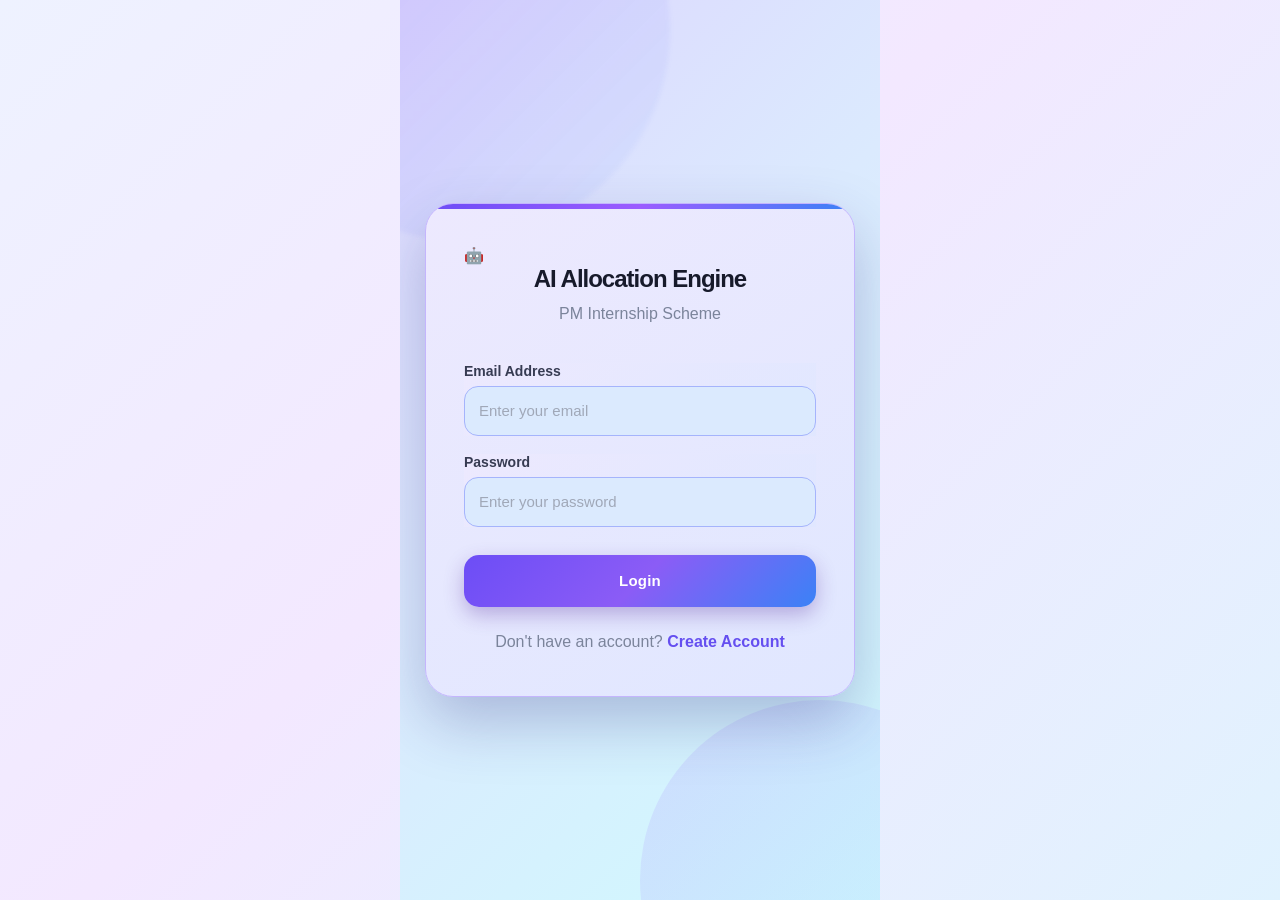
<file: index.html>
<!DOCTYPE html>
<html lang="en">

<head>
    <meta charset="UTF-8">
    <meta name="viewport" content="width=device-width, initial-scale=1.0">

    <title>Login - AI Allocation Engine</title>

    <link rel="stylesheet" href="./style.css">
</head>

<body class="auth-page">

    <div class="auth-container">

        <div class="auth-card">

            <div class="auth-logo">
                🤖
            </div>

            <h1>AI Allocation Engine</h1>

            <p class="auth-subtitle">
                PM Internship Scheme
            </p>

            <div id="loginMessage" class="message"></div>

            <form id="loginForm">

                <div class="form-group">

                    <label for="email">
                        Email Address
                    </label>

                    <input
                        type="email"
                        id="email"
                        name="email"
                        placeholder="Enter your email"
                        autocomplete="email"
                        required
                    >

                </div>

                <div class="form-group">

                    <label for="password">
                        Password
                    </label>

                    <input
                        type="password"
                        id="password"
                        name="password"
                        placeholder="Enter your password"
                        autocomplete="current-password"
                        required
                    >

                </div>

                <button
                    type="submit"
                    id="loginButton"
                    class="primary-btn">

                    Login

                </button>

            </form>

            <p class="auth-footer">

                Don't have an account?

                <a href="./register.html">
                    Create Account
                </a>

            </p>

        </div>

    </div>

    <!-- ONLY LOGIN JAVASCRIPT ON LOGIN PAGE -->
    <script src="./login.js"></script>

</body>

</html>
</file>
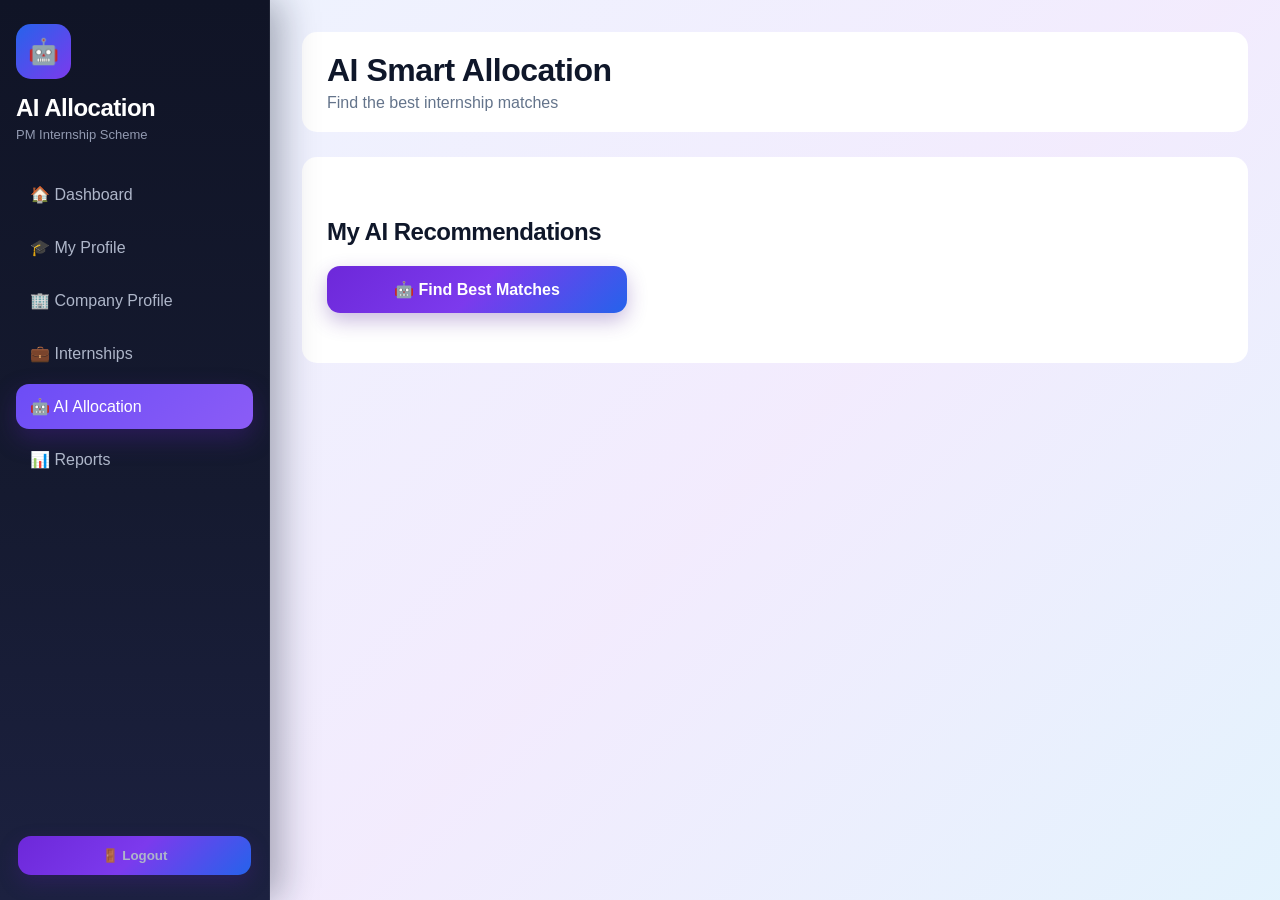
<file: allocation.html>
<!DOCTYPE html>
<html lang="en">

<head>

    <meta charset="UTF-8">

    <meta name="viewport"
          content="width=device-width, initial-scale=1.0">

    <title>AI Allocation</title>

   <link rel="stylesheet" href="./style.css">

</head>

<body>

<div class="app-layout">

    <aside class="sidebar">

        <div class="sidebar-logo">🤖</div>

        <h2>AI Allocation</h2>

        <p class="sidebar-subtitle">
            PM Internship Scheme
        </p>

        <nav>

            <a href="dashboard.html"
               class="nav-link">
                🏠 Dashboard
            </a>

            <a href="students.html"
               class="nav-link student-only">
                🎓 My Profile
            </a>

            <a href="companies.html"
               class="nav-link company-only">
                🏢 Company Profile
            </a>

            <a href="internships.html"
               class="nav-link">
                💼 Internships
            </a>

            <a href="allocation.html"
               class="nav-link active">
                🤖 AI Allocation
            </a>

            <a href="reports.html"
               class="nav-link">
                📊 Reports
            </a>

        </nav>

        <button onclick="logout()" class="logout-btn">
            🚪 Logout
        </button>

    </aside>


    <main class="main-content">

        <header class="topbar">

            <div>

                <h1>AI Smart Allocation</h1>

                <p>
                    Find the best internship matches
                </p>

            </div>

        </header>


        <section class="section-card">

            <div id="allocationMessage"
                 class="message">
            </div>


            <div id="studentAllocation">

                <h2>
                    My AI Recommendations
                </h2>

                <button
                    id="runPrediction"
                    class="primary-btn"
                    style="max-width:300px;">

                    🤖 Find Best Matches

                </button>


                <div id="recommendationList"
                     class="recommendation-list"
                     style="margin-top:25px;">

                </div>

            </div>


            <div id="companyAllocation"
                 style="display:none;">

                <h2>
                    Student Matching
                </h2>

                <p style="margin-bottom:20px;color:#64748b;">

                    Select an internship to find the most suitable
                    students.

                </p>


                <select
                    id="companyInternshipSelect"
                    class="large-select">

                    <option value="">
                        Select Internship
                    </option>

                </select>


                <div
                    id="companyMatches"
                    style="margin-top:25px;">

                </div>

            </div>

        </section>

    </main>

</div>


<script src="./common.js"></script>
<script src="./allocation.js"></script>

</body>

</html>
</file>
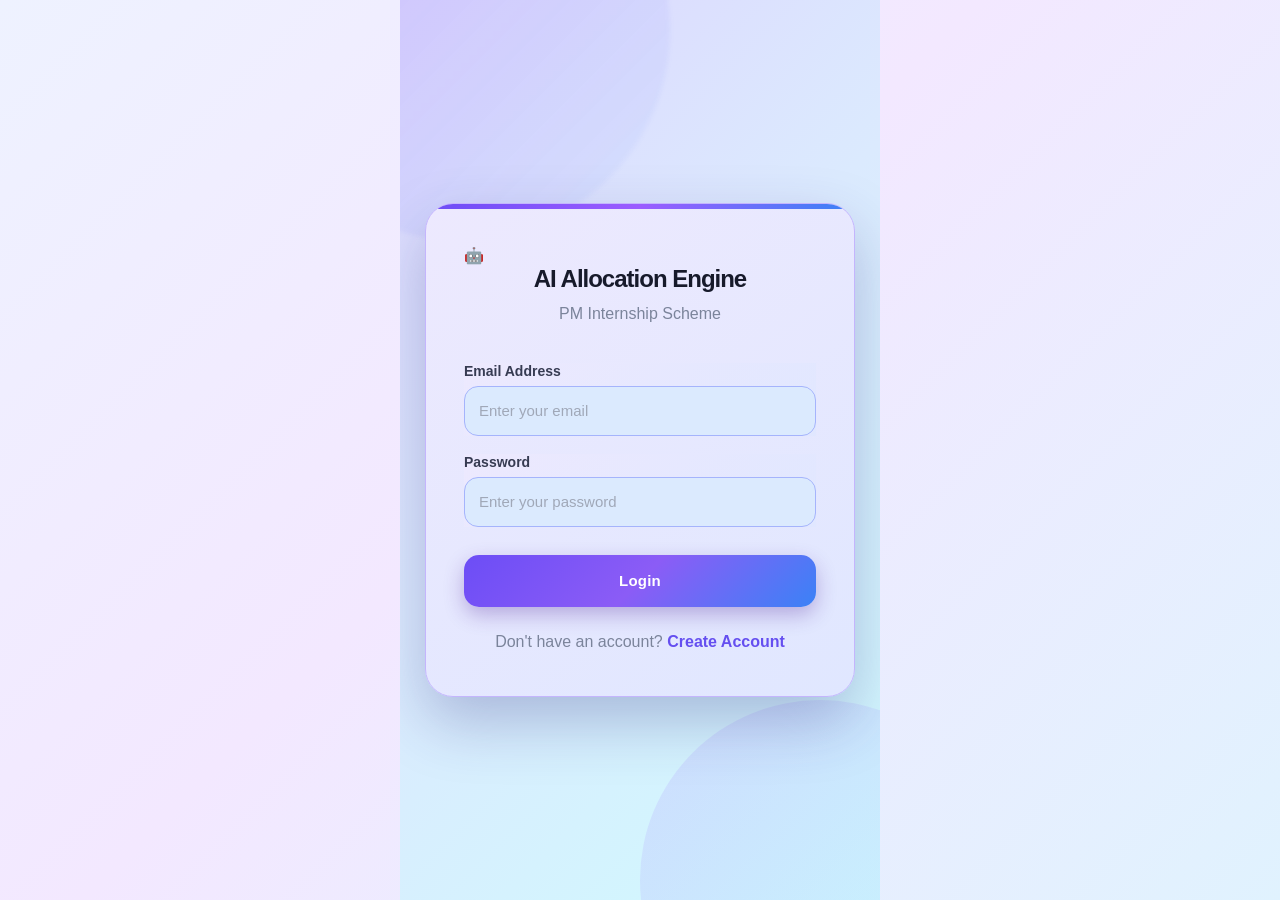
<file: companies.html>
<!DOCTYPE html>
<html lang="en">

<head>

    <meta charset="UTF-8">

    <meta name="viewport"
          content="width=device-width, initial-scale=1.0">

    <title>Company Profile</title>

   <link rel="stylesheet" href="./style.css">

</head>

<body>

<div class="app-layout">

    <aside class="sidebar">

        <div class="sidebar-logo">🤖</div>

        <h2>AI Allocation</h2>

        <p class="sidebar-subtitle">
            PM Internship Scheme
        </p>

        <nav>

            <a href="dashboard.html"
               class="nav-link">
                🏠 Dashboard
            </a>

            <a href="companies.html"
               class="nav-link active">
                🏢 Company Profile
            </a>

            <a href="internships.html"
               class="nav-link">
                💼 Internships
            </a>

            <a href="allocation.html"
               class="nav-link">
                🤖 AI Allocation
            </a>

            <a href="reports.html"
               class="nav-link">
                📊 Reports
            </a>

        </nav>

        <button onclick="logout()" class="logout-btn">
            🚪 Logout
        </button>

    </aside>


    <main class="main-content">

        <header class="topbar">

            <div>

                <h1>Company Profile</h1>

                <p>
                    Enter your company information
                </p>

            </div>

        </header>


        <section class="section-card">

            <h2>Company Information</h2>

            <div id="companyMessage"
                 class="message">
            </div>


            <form id="companyForm">

                <div class="form-grid">


                    <div class="form-group">

                        <label>
                            Company Name
                        </label>

                        <input
                            type="text"
                            id="companyName"
                            required
                        >

                    </div>


                    <div class="form-group">

                        <label>
                            Email
                        </label>

                        <input
                            type="email"
                            id="companyEmail"
                            readonly
                        >

                    </div>


                    <div class="form-group">

                        <label>
                            Industry
                        </label>

                        <input
                            type="text"
                            id="industry"
                            placeholder="IT / Finance / Healthcare"
                            required
                        >

                    </div>


                    <div class="form-group">

                        <label>
                            Location
                        </label>

                        <input
                            type="text"
                            id="companyLocation"
                            required
                        >

                    </div>


                    <div class="form-group">

                        <label>
                            Company Size
                        </label>

                        <select
                            id="companySize"
                            required>

                            <option value="">
                                Select
                            </option>

                            <option value="small">
                                Small
                            </option>

                            <option value="medium">
                                Medium
                            </option>

                            <option value="large">
                                Large
                            </option>

                        </select>

                    </div>


                    <div class="form-group">

                        <label>
                            Website
                        </label>

                        <input
                            type="text"
                            id="website"
                            placeholder="https://example.com"
                        >

                    </div>

                </div>


                <button
                    type="submit"
                    class="primary-btn">

                    Save Company Profile

                </button>

            </form>

        </section>

    </main>

</div>


<script src="./common.js"></script>
<script src="./companies.js"></script>

</body>

</html>
</file>
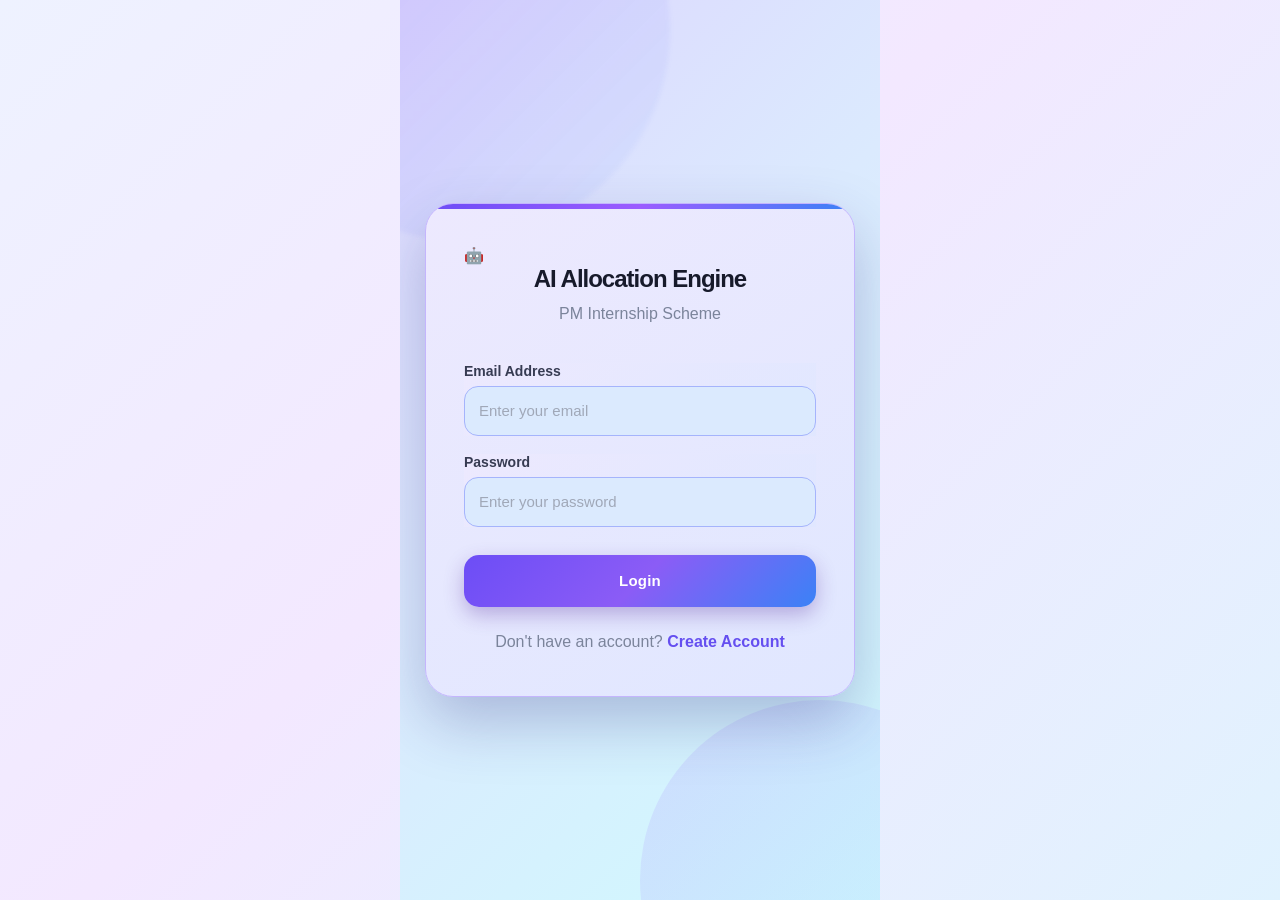
<file: dashboard.html>
<!DOCTYPE html>
<html lang="en">

<head>
    <meta charset="UTF-8">
    <meta name="viewport" content="width=device-width, initial-scale=1.0">

    <title>Dashboard - AI Smart Allocation Engine</title>

    <link rel="stylesheet" href="./style.css">
</head>

<body>

<div class="app-layout">

    <!-- SIDEBAR -->

    <aside class="sidebar">

        <div class="sidebar-logo">
            🤖
        </div>

        <h2>AI Allocation</h2>

        <p class="sidebar-subtitle">
            PM Internship Scheme
        </p>


        <nav>

            <a href="dashboard.html" class="nav-link active">
                🏠 Dashboard
            </a>

            <a href="students.html"
               class="nav-link student-only">
                🎓 My Profile
            </a>

            <a href="internships.html"
               class="nav-link">
                💼 Internships
            </a>

            <a href="companies.html"
               class="nav-link company-only">
                🏢 Company Profile
            </a>

            <a href="allocation.html"
               class="nav-link">
                🤖 AI Allocation
            </a>

            <a href="reports.html"
               class="nav-link">
                📊 Reports
            </a>

        </nav>


        <button onclick="logout()" class="logout-btn">
            🚪 Logout
        </button>

    </aside>


    <!-- MAIN -->

    <main class="main-content">

        <header class="topbar">

            <div>
                <h1>Dashboard</h1>
                <p>AI-Based Smart Allocation Engine</p>
            </div>

            <div class="user-info">

                <div class="user-avatar">
                    👤
                </div>

                <div>
                    <strong id="userName"></strong>
                    <small id="userRole"></small>
                </div>

            </div>

        </header>


        <!-- WELCOME -->

        <section class="welcome-card">

            <div>

                <h2>
                    Welcome, <span id="welcomeName"></span> 👋
                </h2>

                <p id="welcomeText">
                    Manage your internship allocation easily
                    using AI-powered matching.
                </p>

            </div>

        </section>


        <!-- STATISTICS -->

        <section class="stats-grid">

            <div class="stat-card">

                <div class="stat-icon">
                    🎓
                </div>

                <div>

                    <h3 id="studentCount">
                        0
                    </h3>

                    <p>Students</p>

                </div>

            </div>


            <div class="stat-card">

                <div class="stat-icon">
                    🏢
                </div>

                <div>

                    <h3 id="companyCount">
                        0
                    </h3>

                    <p>Companies</p>

                </div>

            </div>


            <div class="stat-card">

                <div class="stat-icon">
                    💼
                </div>

                <div>

                    <h3 id="internshipCount">
                        0
                    </h3>

                    <p>Internships</p>

                </div>

            </div>


            <div class="stat-card">

                <div class="stat-icon">
                    🤖
                </div>

                <div>

                    <h3 id="allocationCount">
                        0
                    </h3>

                    <p>Allocations</p>

                </div>

            </div>

        </section>


        <!-- QUICK ACTIONS -->

        <section class="section-card">

            <h2>Quick Actions</h2>

            <div class="quick-actions">

                <a href="students.html"
                   class="action-card student-only">

                    <span>🎓</span>

                    <div>
                        <h3>Student Profile</h3>
                        <p>Add or update your academic details.</p>
                    </div>

                </a>


                <a href="companies.html"
                   class="action-card company-only">

                    <span>🏢</span>

                    <div>
                        <h3>Company Profile</h3>
                        <p>Add your company details.</p>
                    </div>

                </a>


                <a href="internships.html"
                   class="action-card">

                    <span>💼</span>

                    <div>
                        <h3>Internships</h3>
                        <p>View or add internship opportunities.</p>
                    </div>

                </a>


                <a href="allocation.html"
                   class="action-card">

                    <span>🤖</span>

                    <div>
                        <h3>AI Allocation</h3>
                        <p>Find the best internship matches.</p>
                    </div>

                </a>


                <a href="reports.html"
                   class="action-card">

                    <span>📊</span>

                    <div>
                        <h3>Reports</h3>
                        <p>View allocation results.</p>
                    </div>

                </a>

            </div>

        </section>

    </main>

</div>


<script src="./common.js"></script>

<script>

document.addEventListener("DOMContentLoaded", function () {

    if (!checkLogin()) {
        return;
    }

    const user = getCurrentUser();

    if (!user) {
        return;
    }

    document.getElementById("userName").textContent =
        user.name;

    document.getElementById("welcomeName").textContent =
        user.name;

    document.getElementById("userRole").textContent =
        user.role.toUpperCase();


    /* ROLE CONTROL */

    if (user.role === "student") {

        document.querySelectorAll(".company-only")
            .forEach(function (element) {
                element.style.display = "none";
            });

        document.getElementById("welcomeText").textContent =
            "Build your profile, explore internships and get AI-powered internship recommendations.";

    }


    if (user.role === "company") {

        document.querySelectorAll(".student-only")
            .forEach(function (element) {
                element.style.display = "none";
            });

        document.getElementById("welcomeText").textContent =
            "Manage your company, publish internships and find suitable student candidates.";

    }


    /* COUNTS */

    document.getElementById("studentCount").textContent =
        getStudents().length;

    document.getElementById("companyCount").textContent =
        getCompanies().length;

    document.getElementById("internshipCount").textContent =
        getInternships().length;

    document.getElementById("allocationCount").textContent =
        getAllocations().length;

});

</script>

</body>
</html>
</file>
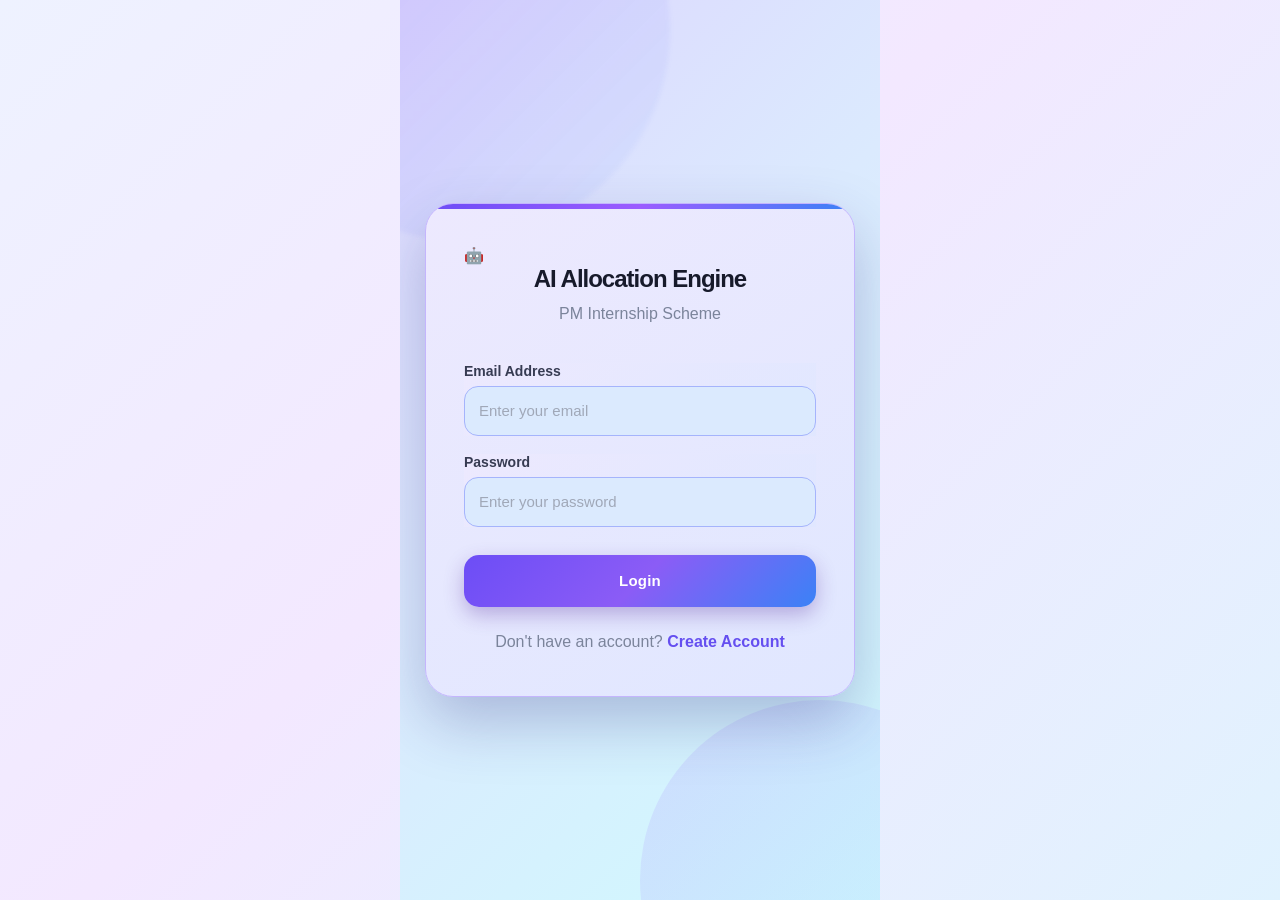
<file: internships.html>
<!DOCTYPE html>
<html lang="en">

<head>

    <meta charset="UTF-8">

    <meta name="viewport"
          content="width=device-width, initial-scale=1.0">

    <title>Internships</title>

   <link rel="stylesheet" href="./style.css">

</head>

<body>

<div class="app-layout">

    <aside class="sidebar">

        <div class="sidebar-logo">🤖</div>

        <h2>AI Allocation</h2>

        <p class="sidebar-subtitle">
            PM Internship Scheme
        </p>

        <nav>

            <a href="dashboard.html"
               class="nav-link">
                🏠 Dashboard
            </a>

            <a href="students.html"
               class="nav-link student-only">
                🎓 My Profile
            </a>

            <a href="companies.html"
               class="nav-link company-only">
                🏢 Company Profile
            </a>

            <a href="internships.html"
               class="nav-link active">
                💼 Internships
            </a>

            <a href="allocation.html"
               class="nav-link">
                🤖 AI Allocation
            </a>

            <a href="reports.html"
               class="nav-link">
                📊 Reports
            </a>

        </nav>

        <button onclick="logout()" class="logout-btn">
            🚪 Logout
        </button>

    </aside>


    <main class="main-content">

        <header class="topbar">

            <div>

                <h1>Internships</h1>

                <p>
                    Explore and manage internship opportunities
                </p>

            </div>

        </header>


        <!-- COMPANY FORM -->

        <section
            id="internshipFormSection"
            class="section-card"
            style="display:none;">

            <h2>Add Internship</h2>

            <div id="internshipMessage"
                 class="message">
            </div>


            <form id="internshipForm">

                <div class="form-grid">


                    <div class="form-group">

                        <label>
                            Internship Title
                        </label>

                        <input
                            type="text"
                            id="internshipTitle"
                            placeholder="Python Developer Intern"
                            required
                        >

                    </div>


                    <div class="form-group">

                        <label>
                            Domain
                        </label>

                        <input
                            type="text"
                            id="internshipDomain"
                            placeholder="Python / AI / Web Development"
                            required
                        >

                    </div>


                    <div class="form-group">

                        <label>
                            Required Skills
                        </label>

                        <input
                            type="text"
                            id="requiredSkills"
                            placeholder="Python, SQL, ML"
                            required
                        >

                    </div>


                    <div class="form-group">

                        <label>
                            Location
                        </label>

                        <input
                            type="text"
                            id="internshipLocation"
                            required
                        >

                    </div>


                    <div class="form-group">

                        <label>
                            Duration
                        </label>

                        <input
                            type="text"
                            id="duration"
                            placeholder="3 Months"
                            required
                        >

                    </div>


                    <div class="form-group">

                        <label>
                            Stipend
                        </label>

                        <input
                            type="number"
                            id="stipend"
                            placeholder="10000"
                            required
                        >

                    </div>


                    <div class="form-group">

                        <label>
                            Minimum CGPA
                        </label>

                        <input
                            type="number"
                            id="minimumCgpa"
                            min="0"
                            max="10"
                            step="0.1"
                            value="0"
                            required
                        >

                    </div>

                </div>


                <button
                    type="submit"
                    class="primary-btn">

                    Add Internship

                </button>

            </form>

        </section>


        <!-- INTERNSHIPS -->

        <section class="section-card"
                 style="margin-top:25px;">

            <h2>Available Internships</h2>

            <div id="internshipList"
                 class="internship-list">

            </div>

        </section>

    </main>

</div>


<script src="./common.js"></script>
<script src="./internships.js"></script>

</body>

</html>
</file>
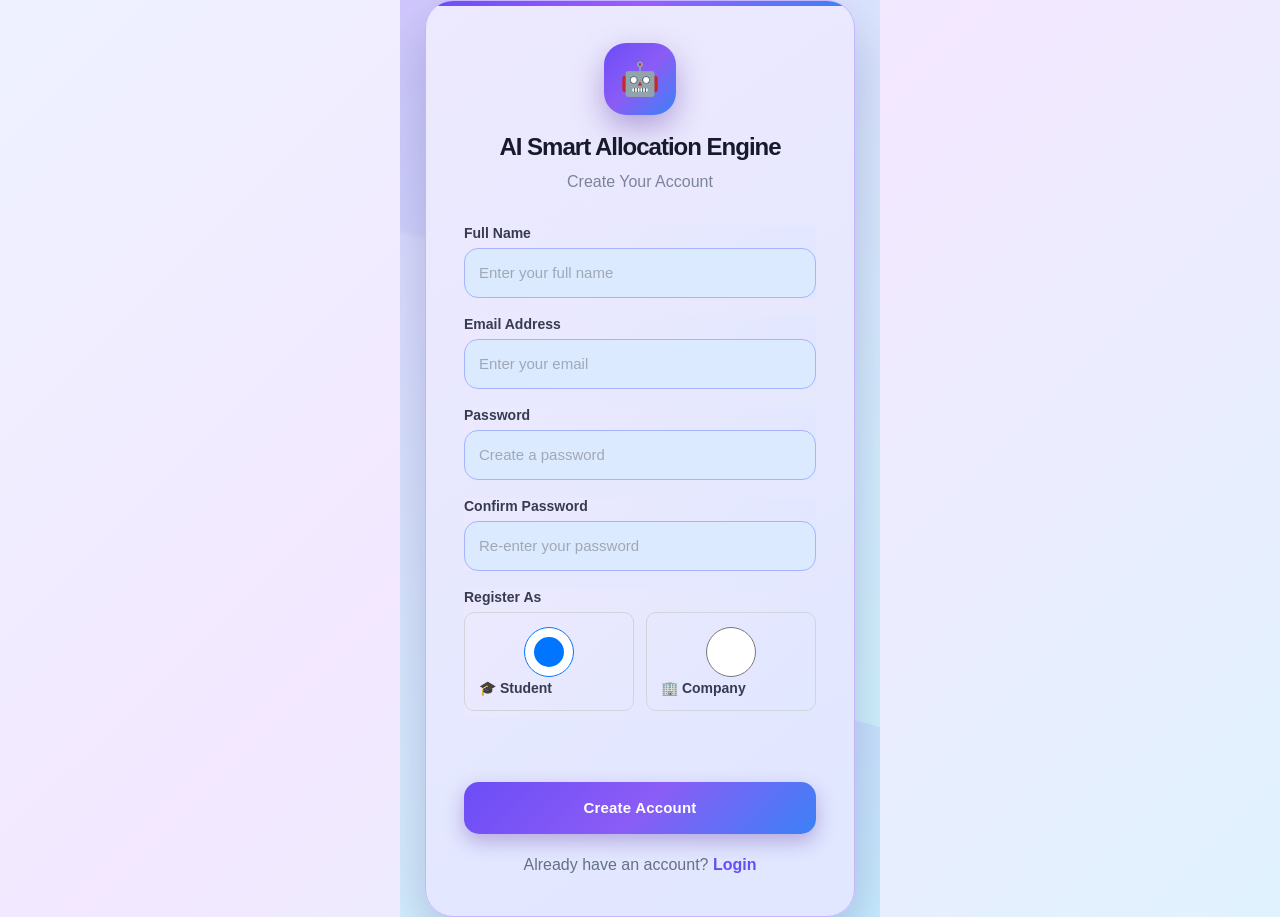
<file: register.html>
<!DOCTYPE html>
<html lang="en">

<head>

    <meta charset="UTF-8">

    <meta name="viewport"
          content="width=device-width, initial-scale=1.0">

    <title>Create Account - AI Smart Allocation Engine</title>

    <link rel="stylesheet" href="./style.css">

</head>


<body>

<div class="auth-container">

    <div class="auth-card">

        <div class="logo">
            🤖
        </div>

        <h1>AI Smart Allocation Engine</h1>

        <p class="subtitle">
            Create Your Account
        </p>


        <form id="registerForm">


            <!-- NAME -->

            <div class="form-group">

                <label for="registerName">
                    Full Name
                </label>

                <input
                    type="text"
                    id="registerName"
                    placeholder="Enter your full name"
                    required
                >

            </div>


            <!-- EMAIL -->

            <div class="form-group">

                <label for="registerEmail">
                    Email Address
                </label>

                <input
                    type="email"
                    id="registerEmail"
                    placeholder="Enter your email"
                    required
                >

            </div>


            <!-- PASSWORD -->

            <div class="form-group">

                <label for="registerPassword">
                    Password
                </label>

                <input
                    type="password"
                    id="registerPassword"
                    placeholder="Create a password"
                    required
                >

            </div>


            <!-- CONFIRM PASSWORD -->

            <div class="form-group">

                <label for="confirmPassword">
                    Confirm Password
                </label>

                <input
                    type="password"
                    id="confirmPassword"
                    placeholder="Re-enter your password"
                    required
                >

            </div>


            <!-- ROLE -->

            <div class="form-group">

                <label>
                    Register As
                </label>


                <div class="role-options">

                    <label class="role-option">

                        <input
                            type="radio"
                            name="role"
                            value="student"
                            checked
                        >

                        <span>
                            🎓 Student
                        </span>

                    </label>


                    <label class="role-option">

                        <input
                            type="radio"
                            name="role"
                            value="company"
                        >

                        <span>
                            🏢 Company
                        </span>

                    </label>

                </div>

            </div>


            <div id="registerMessage"
                 class="message">
            </div>


            <button
                type="submit"
                class="primary-btn">

                Create Account

            </button>


        </form>


        <div class="auth-footer">

            <p>

                Already have an account?

                <a href="index.html">
                    Login
                </a>

            </p>

        </div>

    </div>

</div>


<script src="./common.js"></script>
<script src="./register.js"></script>

</body>

</html>
</file>
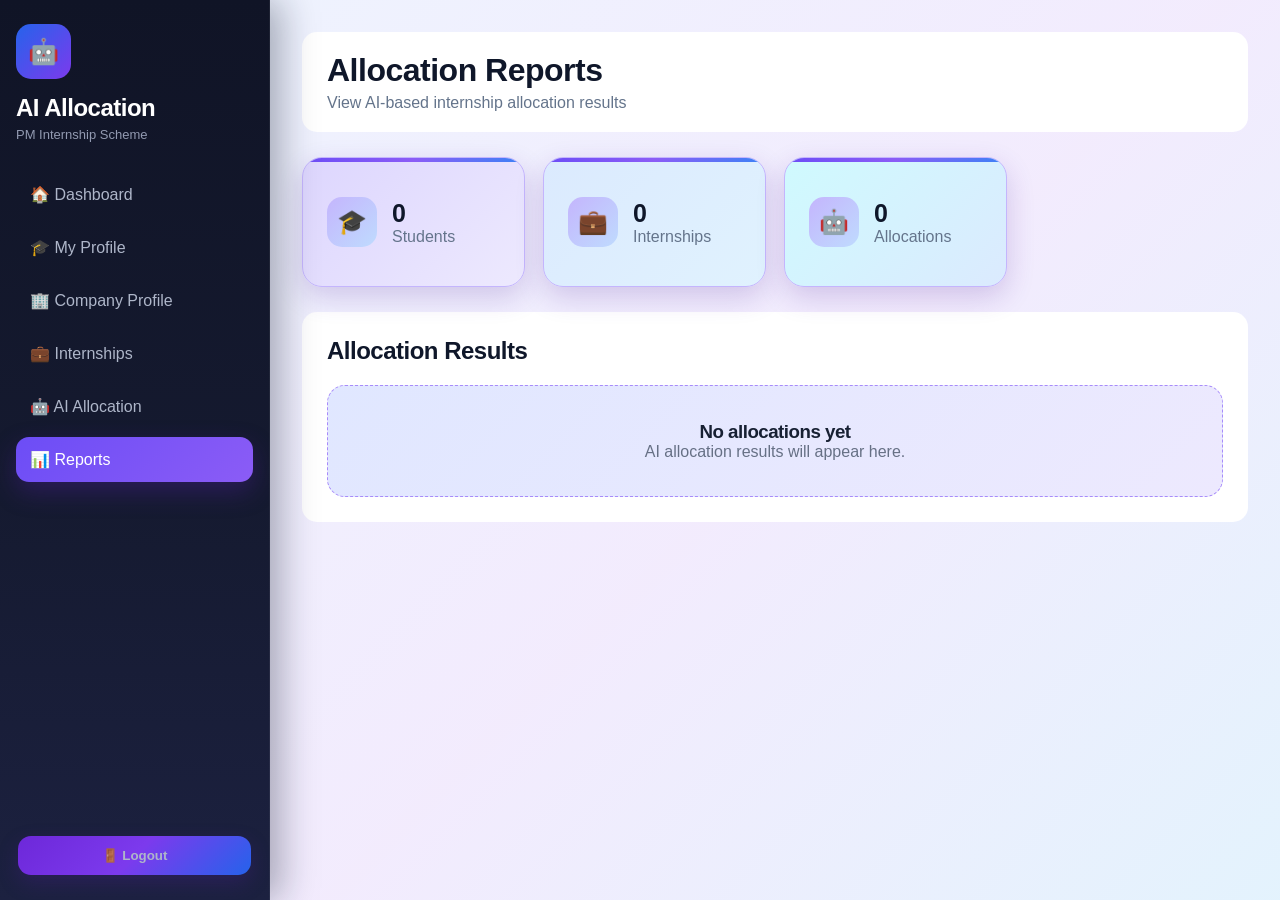
<file: reports.html>
<!DOCTYPE html>
<html lang="en">

<head>

    <meta charset="UTF-8">

    <meta name="viewport"
          content="width=device-width, initial-scale=1.0">

    <title>Reports</title>

    <link rel="stylesheet" href="./style.css">

</head>

<body>

<div class="app-layout">

    <aside class="sidebar">

        <div class="sidebar-logo">🤖</div>

        <h2>AI Allocation</h2>

        <p class="sidebar-subtitle">
            PM Internship Scheme
        </p>

        <nav>

            <a href="dashboard.html"
               class="nav-link">
                🏠 Dashboard
            </a>

            <a href="students.html"
               class="nav-link student-only">
                🎓 My Profile
            </a>

            <a href="companies.html"
               class="nav-link company-only">
                🏢 Company Profile
            </a>

            <a href="internships.html"
               class="nav-link">
                💼 Internships
            </a>

            <a href="allocation.html"
               class="nav-link">
                🤖 AI Allocation
            </a>

            <a href="reports.html"
               class="nav-link active">
                📊 Reports
            </a>

        </nav>

        <button onclick="logout()" class="logout-btn">
            🚪 Logout
        </button>

    </aside>


    <main class="main-content">

        <header class="topbar">

            <div>

                <h1>Allocation Reports</h1>

                <p>
                    View AI-based internship allocation results
                </p>

            </div>

        </header>


        <section class="stats-grid">

            <div class="stat-card">

                <div class="stat-icon">
                    🎓
                </div>

                <div>

                    <h3 id="reportStudents">
                        0
                    </h3>

                    <p>Students</p>

                </div>

            </div>


            <div class="stat-card">

                <div class="stat-icon">
                    💼
                </div>

                <div>

                    <h3 id="reportInternships">
                        0
                    </h3>

                    <p>Internships</p>

                </div>

            </div>


            <div class="stat-card">

                <div class="stat-icon">
                    🤖
                </div>

                <div>

                    <h3 id="reportAllocations">
                        0
                    </h3>

                    <p>Allocations</p>

                </div>

            </div>

        </section>


        <section class="section-card">

            <h2>Allocation Results</h2>

            <div id="reportTableContainer">

            </div>

        </section>

    </main>

</div>


<script src="./common.js"></script>
<script src="./reports.js"></script>

</body>

</html>
</file>
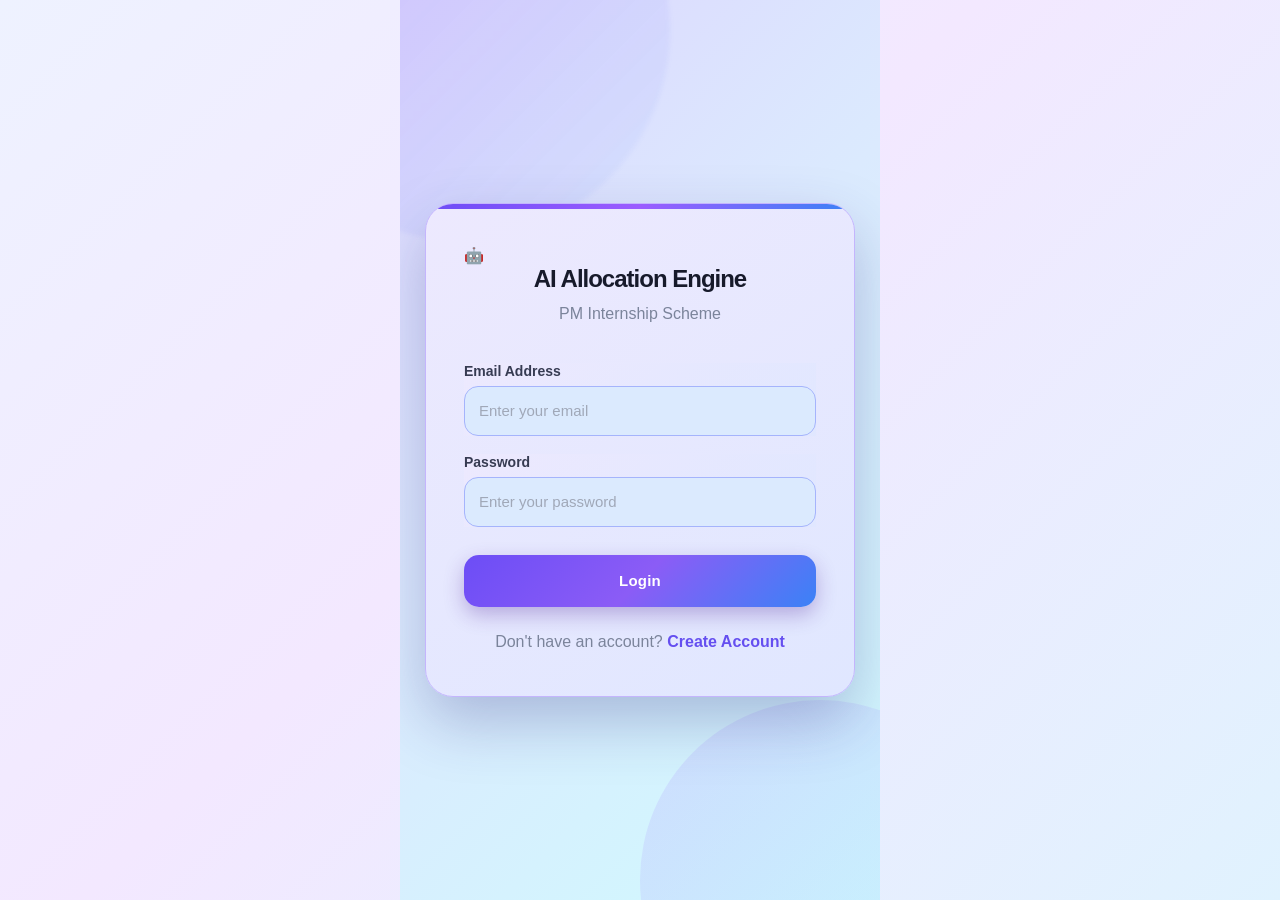
<file: students.html>
<!DOCTYPE html>
<html lang="en">

<head>

    <meta charset="UTF-8">

    <meta name="viewport"
          content="width=device-width, initial-scale=1.0">

    <title>Student Profile</title>

   <link rel="stylesheet" href="./style.css">

</head>

<body>

<div class="app-layout">

    <aside class="sidebar">

        <div class="sidebar-logo">🤖</div>

        <h2>AI Allocation</h2>

        <p class="sidebar-subtitle">
            PM Internship Scheme
        </p>

        <nav>

            <a href="dashboard.html" class="nav-link">
                🏠 Dashboard
            </a>

            <a href="students.html"
               class="nav-link active">
                🎓 My Profile
            </a>

            <a href="internships.html"
               class="nav-link">
                💼 Internships
            </a>

            <a href="allocation.html"
               class="nav-link">
                🤖 AI Allocation
            </a>

            <a href="reports.html"
               class="nav-link">
                📊 Reports
            </a>

        </nav>

        <button onclick="logout()" class="logout-btn">
            🚪 Logout
        </button>

    </aside>


    <main class="main-content">

        <header class="topbar">

            <div>
                <h1>Student Profile</h1>
                <p>Enter your academic and skill details</p>
            </div>

        </header>


        <section class="section-card">

            <h2>Student Information</h2>

            <div id="studentMessage"
                 class="message">
            </div>


            <form id="studentForm">


                <div class="form-grid">

                    <div class="form-group">

                        <label>Student Name</label>

                        <input
                            type="text"
                            id="studentName"
                            required
                        >

                    </div>


                    <div class="form-group">

                        <label>Email</label>

                        <input
                            type="email"
                            id="studentEmail"
                            readonly
                        >

                    </div>


                    <div class="form-group">

                        <label>Department</label>

                        <input
                            type="text"
                            id="department"
                            placeholder="Example: CSE"
                            required
                        >

                    </div>


                    <div class="form-group">

                        <label>CGPA</label>

                        <input
                            type="number"
                            id="cgpa"
                            min="0"
                            max="10"
                            step="0.01"
                            placeholder="Example: 8.2"
                            required
                        >

                    </div>


                    <div class="form-group">

                        <label>Skills</label>

                        <input
                            type="text"
                            id="skills"
                            placeholder="Python, Java, SQL"
                            required
                        >

                    </div>


                    <div class="form-group">

                        <label>Preferred Domain</label>

                        <input
                            type="text"
                            id="domain"
                            placeholder="AI, Web Development, Data Science"
                            required
                        >

                    </div>


                    <div class="form-group">

                        <label>Location Preference</label>

                        <input
                            type="text"
                            id="location"
                            placeholder="Chennai"
                            required
                        >

                    </div>


                    <div class="form-group">

                        <label>Experience Level</label>

                        <select id="experience" required>

                            <option value="">
                                Select
                            </option>

                            <option value="beginner">
                                Beginner
                            </option>

                            <option value="intermediate">
                                Intermediate
                            </option>

                            <option value="advanced">
                                Advanced
                            </option>

                        </select>

                    </div>

                </div>


                <button
                    type="submit"
                    class="primary-btn">

                    Save Student Profile

                </button>

            </form>

        </section>

    </main>

</div>


<script src="./common.js"></script>
<script src="./students.js"></script>

</body>
</html>
</file>
<file: style.css>
/* =========================================================
   GLOBAL
========================================================= */

* {
    margin: 0;
    padding: 0;
    box-sizing: border-box;
}


body {

    font-family:
        Arial,
        Helvetica,
        sans-serif;

    min-height: 100vh;

    background:
        linear-gradient(
            135deg,
            #0f172a,
            #1e3a8a,
            #312e81
        );

    display: flex;

    align-items: center;

    justify-content: center;

    padding: 20px;

}


/* =========================================================
   AUTH CONTAINER
========================================================= */

.auth-container {

    width: 100%;

    max-width: 480px;

}


/* =========================================================
   AUTH CARD
========================================================= */

.auth-card {

    background: white;

    border-radius: 20px;

    padding: 40px;

    box-shadow:
        0 20px 60px
        rgba(0, 0, 0, 0.3);

}


/* =========================================================
   LOGO
========================================================= */

.logo {

    width: 70px;

    height: 70px;

    margin: 0 auto 20px;

    border-radius: 18px;

    background:
        linear-gradient(
            135deg,
            #2563eb,
            #7c3aed
        );

    display: flex;

    align-items: center;

    justify-content: center;

    font-size: 32px;

}


/* =========================================================
   HEADINGS
========================================================= */

.auth-card h1 {

    text-align: center;

    font-size: 24px;

    color: #111827;

    margin-bottom: 5px;

}


.subtitle {

    text-align: center;

    color: #6b7280;

    margin-bottom: 30px;

}


.auth-card h2 {

    color: #1f2937;

    margin-bottom: 20px;

}


/* =========================================================
   FORM GROUP
========================================================= */

.form-group {

    margin-bottom: 18px;

}


.form-group label {

    display: block;

    font-weight: 600;

    color: #374151;

    margin-bottom: 7px;

}


/* =========================================================
   INPUT
========================================================= */

.form-group input[type="text"],
.form-group input[type="email"],
.form-group input[type="password"] {

    width: 100%;

    padding: 13px 14px;

    border: 1px solid #d1d5db;

    border-radius: 10px;

    font-size: 15px;

    outline: none;

    transition: 0.2s;

}


.form-group input:focus {

    border-color: #2563eb;

    box-shadow:
        0 0 0 3px
        rgba(37, 99, 235, 0.12);

}


/* =========================================================
   ROLE OPTIONS
========================================================= */

.role-options {

    display: flex;

    gap: 12px;

}


.role-option {

    flex: 1;

    border: 1px solid #d1d5db;

    border-radius: 10px;

    padding: 14px;

    cursor: pointer;

    transition: 0.2s;

}


.role-option:hover {

    border-color: #2563eb;

    background: #eff6ff;

}


.role-option input {

    margin-right: 7px;

}


.role-option span {

    font-weight: 600;

}


/* =========================================================
   BUTTON
========================================================= */

.primary-btn {

    width: 100%;

    border: none;

    border-radius: 10px;

    padding: 14px;

    background:
        linear-gradient(
            135deg,
            #2563eb,
            #7c3aed
        );

    color: white;

    font-size: 16px;

    font-weight: 700;

    cursor: pointer;

    transition: 0.2s;

}


.primary-btn:hover {

    transform: translateY(-1px);

    box-shadow:
        0 8px 20px
        rgba(37, 99, 235, 0.25);

}


/* =========================================================
   MESSAGE
========================================================= */

.message {

    min-height: 20px;

    margin-bottom: 12px;

    font-size: 14px;

    font-weight: 600;

}


.message.error {

    color: #dc2626;

}


.message.success {

    color: #16a34a;

}


/* =========================================================
   FOOTER
========================================================= */

.auth-footer {

    text-align: center;

    margin-top: 22px;

    color: #6b7280;

}


.auth-footer a {

    color: #2563eb;

    font-weight: 700;

    text-decoration: none;

}


.auth-footer a:hover {

    text-decoration: underline;

}


/* =========================================================
   MOBILE
========================================================= */

@media (max-width: 500px) {

    .auth-card {

        padding: 25px;

    }

    .role-options {

        flex-direction: column;

    }

}
/* =========================================================
   APPLICATION DASHBOARD
========================================================= */

.app-layout {
    min-height: 100vh;
    display: flex;
    background: #f1f5f9;
}


/* SIDEBAR */

.sidebar {
    width: 250px;
    min-height: 100vh;
    background: #0f172a;
    color: white;
    padding: 25px 18px;
    position: fixed;
    left: 0;
    top: 0;
    bottom: 0;
}

.sidebar-logo {
    width: 55px;
    height: 55px;
    border-radius: 15px;
    background: linear-gradient(135deg, #2563eb, #7c3aed);
    display: flex;
    align-items: center;
    justify-content: center;
    font-size: 25px;
    margin-bottom: 15px;
}

.sidebar h2 {
    margin-bottom: 5px;
}

.sidebar-subtitle {
    color: #94a3b8;
    font-size: 13px;
    margin-bottom: 30px;
}


/* NAVIGATION */

.sidebar nav {
    display: flex;
    flex-direction: column;
    gap: 8px;
}

.nav-link {
    text-decoration: none;
    color: #cbd5e1;
    padding: 13px 14px;
    border-radius: 9px;
    transition: 0.2s;
}

.nav-link:hover,
.nav-link.active {
    background: #2563eb;
    color: white;
}


/* LOGOUT */

.sidebar .logout-btn {
    position: absolute;
    left: 18px;
    right: 18px;
    bottom: 25px;
    padding: 12px;
    border: none;
    border-radius: 9px;
    background: #dc2626;
    color: white;
    font-weight: bold;
    cursor: pointer;
}


/* MAIN */

.main-content {
    margin-left: 250px;
    width: calc(100% - 250px);
    padding: 30px;
}


/* TOPBAR */

.topbar {
    background: white;
    padding: 20px 25px;
    border-radius: 15px;
    display: flex;
    justify-content: space-between;
    align-items: center;
    margin-bottom: 25px;
}

.topbar h1 {
    color: #0f172a;
    margin-bottom: 5px;
}

.topbar p {
    color: #64748b;
}


.user-info {
    display: flex;
    align-items: center;
    gap: 10px;
}

.user-info small {
    display: block;
    color: #64748b;
    margin-top: 3px;
}

.user-avatar {
    width: 45px;
    height: 45px;
    background: #dbeafe;
    border-radius: 50%;
    display: flex;
    align-items: center;
    justify-content: center;
}


/* WELCOME */

.welcome-card {
    background: linear-gradient(
        135deg,
        #2563eb,
        #7c3aed
    );
    color: white;
    padding: 30px;
    border-radius: 18px;
    margin-bottom: 25px;
}

.welcome-card h2 {
    margin-bottom: 8px;
}


/* STATISTICS */

.stats-grid {
    display: grid;
    grid-template-columns: repeat(4, 1fr);
    gap: 18px;
    margin-bottom: 25px;
}

.stat-card {
    background: white;
    border-radius: 15px;
    padding: 22px;
    display: flex;
    align-items: center;
    gap: 15px;
    box-shadow: 0 5px 15px rgba(15, 23, 42, 0.05);
}

.stat-icon {
    width: 50px;
    height: 50px;
    border-radius: 12px;
    background: #eff6ff;
    display: flex;
    align-items: center;
    justify-content: center;
    font-size: 24px;
}

.stat-card h3 {
    font-size: 25px;
    color: #0f172a;
}

.stat-card p {
    color: #64748b;
}


/* SECTION */

.section-card {
    background: white;
    border-radius: 15px;
    padding: 25px;
}

.section-card h2 {
    color: #0f172a;
    margin-bottom: 20px;
}


/* QUICK ACTIONS */

.quick-actions {
    display: grid;
    grid-template-columns: repeat(2, 1fr);
    gap: 15px;
}

.action-card {
    text-decoration: none;
    color: #0f172a;
    border: 1px solid #e2e8f0;
    border-radius: 12px;
    padding: 18px;
    display: flex;
    align-items: center;
    gap: 15px;
    transition: 0.2s;
}

.action-card:hover {
    border-color: #2563eb;
    transform: translateY(-2px);
}

.action-card > span {
    font-size: 30px;
}

.action-card h3 {
    margin-bottom: 5px;
}

.action-card p {
    color: #64748b;
    font-size: 14px;
}


/* MOBILE */

@media (max-width: 900px) {

    .sidebar {
        width: 210px;
    }

    .main-content {
        margin-left: 210px;
        width: calc(100% - 210px);
    }

    .stats-grid {
        grid-template-columns: repeat(2, 1fr);
    }
}


@media (max-width: 650px) {

    .sidebar {
        position: relative;
        width: 100%;
        min-height: auto;
    }

    .app-layout {
        display: block;
    }

    .main-content {
        margin-left: 0;
        width: 100%;
        padding: 15px;
    }

    .stats-grid {
        grid-template-columns: 1fr;
    }

    .quick-actions {
        grid-template-columns: 1fr;
    }

    .topbar {
        flex-direction: column;
        align-items: flex-start;
        gap: 15px;
    }
}
/* =========================================================
   FORMS
========================================================= */

.form-grid {
    display: grid;
    grid-template-columns: repeat(2, 1fr);
    gap: 18px;
    margin-bottom: 20px;
}

.form-group select {
    width: 100%;
    padding: 13px 14px;
    border: 1px solid #d1d5db;
    border-radius: 10px;
    font-size: 15px;
    background: white;
}

.form-group select:focus {
    outline: none;
    border-color: #2563eb;
}


@media (max-width: 700px) {

    .form-grid {
        grid-template-columns: 1fr;
    }

}
/* =========================================================
   INTERNSHIPS
========================================================= */

.internship-list {
    display: grid;
    gap: 18px;
}

.internship-card {
    border: 1px solid #e2e8f0;
    border-radius: 14px;
    padding: 20px;
    background: #fff;
}

.internship-header {
    display: flex;
    justify-content: space-between;
    align-items: flex-start;
    gap: 15px;
    margin-bottom: 18px;
}

.internship-header h3 {
    color: #0f172a;
    margin-bottom: 5px;
}

.internship-header p {
    color: #64748b;
}

.domain-badge {
    background: #dbeafe;
    color: #1d4ed8;
    padding: 7px 12px;
    border-radius: 20px;
    font-size: 13px;
    font-weight: bold;
}

.internship-details {
    display: flex;
    flex-wrap: wrap;
    gap: 10px;
    margin-bottom: 15px;
}

.internship-details span {
    background: #f8fafc;
    border: 1px solid #e2e8f0;
    padding: 8px 10px;
    border-radius: 8px;
    color: #475569;
    font-size: 13px;
}

.skills-text {
    color: #475569;
}

.empty-state {
    text-align: center;
    padding: 40px;
    border: 2px dashed #cbd5e1;
    border-radius: 12px;
    color: #64748b;
}
/* =========================================================
   TABLE
========================================================= */

.table-wrapper {
    width: 100%;
    overflow-x: auto;
}

table {
    width: 100%;
    border-collapse: collapse;
}

th,
td {
    padding: 14px;
    text-align: left;
    border-bottom: 1px solid #e2e8f0;
}

th {
    background: #f8fafc;
    color: #334155;
}

td {
    color: #475569;
}

.status-success {
    display: inline-block;
    padding: 6px 10px;
    border-radius: 15px;
    background: #dcfce7;
    color: #166534;
    font-size: 12px;
    font-weight: bold;
}
/* =========================================================
   FINAL APPLICATION LAYOUT FIX
   ========================================================= */

html,
body {
    width: 100%;
    min-height: 100%;
    margin: 0;
    padding: 0;
}

body {
    overflow-x: hidden;
}


/* MAIN APPLICATION */

.app-layout {
    width: 100%;
    min-height: 100vh;
    display: block;
    margin: 0;
    padding: 0;
}


/* FIXED SIDEBAR */

.app-layout .sidebar {
    position: fixed;
    top: 0;
    left: 0;
    bottom: 0;

    width: 270px;
    height: 100vh;

    box-sizing: border-box;

    z-index: 1000;

    overflow-y: auto;
    overflow-x: hidden;
}


/* MAIN CONTENT */

.app-layout .main-content {
    position: relative;

    margin-left: 270px;
    margin-right: 0;

    width: calc(100vw - 270px);

    min-height: 100vh;

    box-sizing: border-box;

    padding: 30px 40px;

    max-width: none !important;

    overflow-x: hidden;
}


/* TOP BAR */

.app-layout .topbar {
    width: 100%;
    max-width: none !important;
    box-sizing: border-box;
}


/* SECTION CARDS */

.app-layout .section-card {
    width: 100%;
    max-width: none !important;
    box-sizing: border-box;
}


/* WELCOME CARD */

.app-layout .welcome-card {
    width: 100%;
    max-width: none !important;
    box-sizing: border-box;
}


/* STATISTICS */

.app-layout .stats-grid {
    width: 100%;
    box-sizing: border-box;
}


/* QUICK ACTIONS */

.app-layout .quick-actions {
    width: 100%;
    box-sizing: border-box;
}


/* FORM */

.app-layout form {
    width: 100%;
    box-sizing: border-box;
}


/* TABLE */

.app-layout .table-wrapper {
    width: 100%;
    overflow-x: auto;
}


/* =========================================================
   DESKTOP CONTENT WIDTH
   ========================================================= */

@media (min-width: 1200px) {

    .app-layout .main-content {
        padding-left: 45px;
        padding-right: 45px;
    }

}


/* =========================================================
   TABLET
   ========================================================= */

@media (max-width: 900px) {

    .app-layout .sidebar {
        width: 220px;
    }

    .app-layout .main-content {
        margin-left: 220px;
        width: calc(100vw - 220px);
        padding: 25px;
    }

}


/* =========================================================
   MOBILE
   ========================================================= */

@media (max-width: 650px) {

    .app-layout .sidebar {
        position: relative;

        width: 100%;
        height: auto;

        min-height: auto;
    }

    .app-layout .main-content {
        margin-left: 0;

        width: 100%;

        min-height: auto;

        padding: 15px;
    }

}

/* =========================================================
   FINAL LAYOUT FIX
   ========================================================= */

* {
    box-sizing: border-box;
}

html,
body {
    width: 100%;
    min-height: 100%;
    margin: 0;
}

body {
    overflow-x: hidden;
}

.app-layout {
    width: 100%;
    min-height: 100vh;
}

.sidebar {
    width: 250px;
    box-sizing: border-box;
}

.main-content {
    margin-left: 250px;
    width: calc(100vw - 250px);
    max-width: none;
    box-sizing: border-box;
}

@media (max-width: 900px) {
    .sidebar {
        width: 220px;
    }

    .main-content {
        margin-left: 220px;
        width: calc(100vw - 220px);
        padding: 24px;
    }
}

@media (max-width: 650px) {
    .sidebar {
        position: relative;
        width: 100%;
        min-height: auto;
    }

    .main-content {
        margin-left: 0;
        width: 100%;
        padding: 18px;
    }
}
/* =========================================================
   MODERN UI DESIGN
   AI-Based Smart Allocation Engine
   Design only — no JavaScript/functionality changes
   ========================================================= */

:root {
    --bg: #f5f7fb;
    --surface: #ffffff;
    --surface-soft: #f8f9ff;
    --text: #172033;
    --text-light: #667085;
    --border: #e6e9f0;

    --primary: #635bff;
    --primary-dark: #4f46e5;
    --secondary: #8b5cf6;

    --success: #16a34a;
    --warning: #f59e0b;
    --danger: #ef4444;

    --sidebar: #0f172a;
    --sidebar-light: #182235;

    --shadow-sm: 0 4px 18px rgba(24, 32, 56, 0.06);
    --shadow: 0 14px 40px rgba(24, 32, 56, 0.10);

    --radius: 20px;
}

/* =========================================================
   GLOBAL
   ========================================================= */

* {
    box-sizing: border-box;
}

html {
    scroll-behavior: smooth;
}

body {
    margin: 0;
    min-height: 100vh;

    font-family:
        Inter,
        "Segoe UI",
        Roboto,
        Arial,
        sans-serif;

    color: var(--text);

    background:
        radial-gradient(
            circle at 90% 5%,
            rgba(99, 91, 255, 0.10),
            transparent 28%
        ),
        radial-gradient(
            circle at 15% 85%,
            rgba(139, 92, 246, 0.07),
            transparent 25%
        ),
        var(--bg);
}

/* =========================================================
   APP LAYOUT
   ========================================================= */

.app-layout {
    width: 100%;
    min-height: 100vh;
}

/* =========================================================
   SIDEBAR
   ========================================================= */

.sidebar {
    width: 250px;

    background:
        linear-gradient(
            180deg,
            #0f172a 0%,
            #111827 55%,
            #151d31 100%
        );

    border-right: 1px solid rgba(255, 255, 255, 0.06);

    box-shadow:
        8px 0 30px rgba(15, 23, 42, 0.10);

    padding: 24px 18px;
}

/* Logo */

.sidebar .logo,
.sidebar .brand-icon {
    border-radius: 18px;

    box-shadow:
        0 12px 30px rgba(99, 91, 255, 0.30);
}

/* Sidebar title */

.sidebar h1,
.sidebar h2,
.sidebar .brand-title,
.sidebar .app-title {
    color: #ffffff;
    letter-spacing: -0.4px;
}

/* Sidebar subtitle */

.sidebar p,
.sidebar .brand-subtitle,
.sidebar .app-subtitle {
    color: #94a3b8;
}

/* Sidebar navigation */

.sidebar a,
.sidebar button,
.nav-item {
    border-radius: 13px;

    transition:
        background 0.2s ease,
        transform 0.2s ease,
        box-shadow 0.2s ease;
}

.sidebar a:hover,
.nav-item:hover {
    background: rgba(255, 255, 255, 0.07);

    transform: translateX(2px);
}

/* Active menu */

.sidebar a.active,
.sidebar .active,
.nav-item.active {
    background:
        linear-gradient(
            135deg,
            #635bff,
            #7c3aed
        );

    color: #ffffff;

    box-shadow:
        0 8px 24px rgba(99, 91, 255, 0.25);
}

/* =========================================================
   MAIN CONTENT
   ========================================================= */

.main-content {
    background: transparent;

    padding: 34px;

    width: calc(100vw - 250px);

    margin-left: 250px;

    min-height: 100vh;
}

.main-content > * {
    max-width: 1180px;

    margin-left: auto;
    margin-right: auto;
}

/* =========================================================
   PAGE HEADER
   ========================================================= */

.page-header,
.header-card,
.hero-card {
    position: relative;

    overflow: hidden;

    background:
        linear-gradient(
            135deg,
            rgba(255, 255, 255, 0.97),
            rgba(250, 248, 255, 0.95)
        );

    border: 1px solid rgba(255, 255, 255, 0.9);

    border-radius: 24px;

    box-shadow: var(--shadow);

    padding: 30px;
}

/* Decorative circle */

.page-header::after,
.header-card::after,
.hero-card::after {
    content: "";

    position: absolute;

    width: 220px;
    height: 220px;

    border-radius: 50%;

    background:
        linear-gradient(
            135deg,
            rgba(99, 91, 255, 0.12),
            rgba(139, 92, 246, 0.02)
        );

    right: -80px;
    top: -110px;

    pointer-events: none;
}

/* Page title */

.page-header h1,
.header-card h1,
.hero-card h1 {
    color: var(--text);

    font-size: clamp(2rem, 3vw, 2.7rem);

    letter-spacing: -1.3px;

    margin-bottom: 8px;
}

/* Subtitle */

.page-header p,
.header-card p,
.hero-card p {
    color: var(--text-light);
}

/* =========================================================
   CARDS
   ========================================================= */

.card,
.stat-card,
.content-card,
.panel,
.form-card,
.table-card,
.recommendation-card {
    background: rgba(255, 255, 255, 0.94);

    border: 1px solid var(--border);

    border-radius: var(--radius);

    box-shadow: var(--shadow-sm);

    transition:
        transform 0.2s ease,
        box-shadow 0.2s ease,
        border-color 0.2s ease;
}

/* Hover */

.card:hover,
.stat-card:hover,
.content-card:hover,
.panel:hover,
.form-card:hover,
.recommendation-card:hover {
    transform: translateY(-3px);

    box-shadow: var(--shadow);

    border-color: #ddd9ff;
}

/* =========================================================
   STATISTICS CARDS
   ========================================================= */

.stat-card {
    min-height: 130px;

    padding: 24px;
}

/* Stat icon */

.stat-card .icon,
.stat-card .stat-icon {
    border-radius: 16px;

    background:
        linear-gradient(
            135deg,
            #eef2ff,
            #f3e8ff
        );
}

/* Number */

.stat-card .number,
.stat-card .stat-number {
    color: var(--text);

    font-size: 2rem;

    font-weight: 800;
}

/* Label */

.stat-card .label,
.stat-card .stat-label {
    color: var(--text-light);
}

/* =========================================================
   TYPOGRAPHY
   ========================================================= */

h1,
h2,
h3,
h4,
h5,
h6 {
    color: var(--text);

    letter-spacing: -0.5px;
}

p,
label,
small,
.muted {
    color: var(--text-light);
}

/* =========================================================
   FORMS
   ========================================================= */

input,
select,
textarea {
    width: 100%;

    background: #ffffff;

    border: 1px solid #dfe4ee;

    border-radius: 12px;

    color: var(--text);

    padding: 11px 13px;

    min-height: 44px;

    outline: none;

    transition:
        border-color 0.2s ease,
        box-shadow 0.2s ease,
        background 0.2s ease;
}

/* Textarea */

textarea {
    min-height: 110px;

    resize: vertical;
}

/* Focus */

input:focus,
select:focus,
textarea:focus {
    border-color: #8b83ff;

    background: #ffffff;

    box-shadow:
        0 0 0 4px rgba(99, 91, 255, 0.10);
}

/* Placeholder */

input::placeholder,
textarea::placeholder {
    color: #a0a8b8;
}

/* =========================================================
   FORM LABELS
   ========================================================= */

label {
    font-weight: 600;

    margin-bottom: 6px;
}

/* =========================================================
   BUTTONS
   ========================================================= */

button,
.btn,
input[type="submit"],
input[type="button"] {
    border: none;

    border-radius: 12px;

    font-weight: 700;

    cursor: pointer;

    transition:
        transform 0.18s ease,
        box-shadow 0.18s ease,
        opacity 0.18s ease;
}

/* Hover */

button:hover,
.btn:hover,
input[type="submit"]:hover,
input[type="button"]:hover {
    transform: translateY(-1px);

    box-shadow:
        0 10px 24px rgba(99, 91, 255, 0.18);
}

/* Active */

button:active,
.btn:active {
    transform: translateY(0);
}

/* Primary */

.btn-primary,
.primary,
button[type="submit"],
.action-btn {
    background:
        linear-gradient(
            135deg,
            var(--primary),
            var(--secondary)
        );

    color: #ffffff;
}

/* Secondary */

.btn-secondary,
.secondary {
    background: #eef2ff;

    color: var(--primary-dark);
}

/* Success */

.btn-success,
.success {
    background: #dcfce7;

    color: #15803d;
}

/* Danger */

.btn-danger,
.danger {
    background: #fee2e2;

    color: #dc2626;
}

/* =========================================================
   TABLES
   ========================================================= */

table {
    width: 100%;

    border-collapse: separate;

    border-spacing: 0;

    overflow: hidden;

    border-radius: 16px;

    background: #ffffff;
}

/* Table header */

thead th {
    background: #f7f7ff;

    color: #4b5563;

    font-size: 0.82rem;

    text-transform: uppercase;

    letter-spacing: 0.05em;

    border-bottom: 1px solid var(--border);

    padding: 15px;
}

/* Table cells */

tbody td {
    color: #374151;

    border-bottom: 1px solid #eef0f5;

    padding: 15px;
}

/* Table hover */

tbody tr {
    transition: background 0.15s ease;
}

tbody tr:hover {
    background: #faf9ff;
}

/* Last row */

tbody tr:last-child td {
    border-bottom: none;
}

/* =========================================================
   BADGES
   ========================================================= */

.badge,
.status,
.tag,
.chip {
    border-radius: 999px;

    font-weight: 700;

    padding: 6px 12px;
}

/* =========================================================
   AI ALLOCATION
   ========================================================= */

.recommendation-card {
    border-left: 4px solid var(--primary);
}

/* AI badge */

.ai-badge,
.ai-label {
    display: inline-flex;

    align-items: center;

    background:
        linear-gradient(
            135deg,
            #635bff,
            #8b5cf6
        );

    color: #ffffff;

    border-radius: 999px;

    padding: 7px 14px;

    font-weight: 700;

    box-shadow:
        0 8px 20px rgba(99, 91, 255, 0.18);
}

/* Score */

.ai-score,
.score,
.match-score {
    font-weight: 800;

    color: var(--primary-dark);
}

/* =========================================================
   EMPTY STATES
   ========================================================= */

.empty-state,
.no-data,
.no-internships {
    background:
        linear-gradient(
            135deg,
            #fafaff,
            #ffffff
        );

    border: 1px dashed #cfd4e2;

    border-radius: 18px;

    color: var(--text-light);

    padding: 35px;

    text-align: center;
}

/* =========================================================
   ALERT / MESSAGE
   ========================================================= */

.message,
.alert {
    border-radius: 12px;

    padding: 12px 15px;

    font-weight: 600;
}

.message.success,
.alert.success {
    background: #ecfdf3;

    color: #15803d;
}

.message.error,
.alert.error {
    background: #fef2f2;

    color: #dc2626;
}

/* =========================================================
   LOGIN / REGISTER
   ========================================================= */

.auth-container,
.login-container,
.register-container {
    min-height: 100vh;

    background:
        radial-gradient(
            circle at 20% 20%,
            rgba(99, 91, 255, 0.18),
            transparent 28%
        ),
        radial-gradient(
            circle at 85% 80%,
            rgba(139, 92, 246, 0.16),
            transparent 28%
        ),
        #f7f7fb;
}

/* Auth card */

.auth-card,
.login-card,
.register-card {
    border: 1px solid rgba(255, 255, 255, 0.9);

    border-radius: 26px;

    box-shadow:
        0 25px 70px rgba(15, 23, 42, 0.13);

    background: rgba(255, 255, 255, 0.96);
}

/* =========================================================
   LOGOUT
   ========================================================= */

.logout,
.logout-btn,
button.logout {
    background:
        linear-gradient(
            135deg,
            #ef4444,
            #dc2626
        );

    color: #ffffff;
}

/* =========================================================
   LINKS
   ========================================================= */

a {
    color: var(--primary);

    text-decoration: none;

    transition: color 0.2s ease;
}

a:hover {
    color: var(--primary-dark);
}

/* =========================================================
   SCROLLBAR
   ========================================================= */

::-webkit-scrollbar {
    width: 8px;
}

::-webkit-scrollbar-track {
    background: #f1f3f7;
}

::-webkit-scrollbar-thumb {
    background: #c7cbd8;

    border-radius: 20px;
}

::-webkit-scrollbar-thumb:hover {
    background: #a8adbc;
}

/* =========================================================
   RESPONSIVE
   ========================================================= */

@media (max-width: 1000px) {

    .main-content {
        padding: 24px;
    }

}

@media (max-width: 700px) {

    .main-content {
        padding: 16px;

        margin-left: 0;

        width: 100%;
    }

    .sidebar {
        width: 100%;

        position: relative;

        min-height: auto;
    }

    .page-header,
    .header-card,
    .hero-card,
    .card,
    .stat-card,
    .content-card,
    .panel {
        border-radius: 16px;
    }

    table {
        display: block;

        overflow-x: auto;
    }

}
/* ============================================================
   AI SMART ALLOCATION ENGINE
   UNIQUE MODERN LOGIN + DASHBOARD DESIGN
   DESIGN ONLY — NO JAVASCRIPT CHANGES
   ============================================================ */

:root {
    --unique-purple: #6c4df6;
    --unique-violet: #9b5cff;
    --unique-blue: #3b82f6;
    --unique-dark: #101426;
    --unique-dark-2: #171b32;
    --unique-white: #ffffff;
    --unique-text: #172033;
    --unique-muted: #7b849b;
    --unique-border: #e6e8f0;
    --unique-bg: #f6f7fc;

    --unique-gradient:
        linear-gradient(
            135deg,
            #6c4df6 0%,
            #8b5cf6 45%,
            #3b82f6 100%
        );

    --unique-shadow:
        0 20px 60px rgba(55, 45, 120, 0.12);
}


/* ============================================================
   LOGIN PAGE
   ============================================================ */

/* Main login background */

.auth-container,
.login-container {
    min-height: 100vh !important;

    display: flex;

    align-items: center;

    justify-content: center;

    position: relative;

    overflow: hidden;

    background:
        radial-gradient(
            circle at 10% 20%,
            rgba(108, 77, 246, 0.22),
            transparent 30%
        ),
        radial-gradient(
            circle at 90% 80%,
            rgba(59, 130, 246, 0.18),
            transparent 30%
        ),
        linear-gradient(
            135deg,
            #f8f8ff,
            #eef1ff
        ) !important;
}


/* Decorative background circles */

.auth-container::before,
.login-container::before {
    content: "";

    position: absolute;

    width: 420px;
    height: 420px;

    border-radius: 50%;

    background:
        linear-gradient(
            135deg,
            rgba(108, 77, 246, 0.14),
            rgba(59, 130, 246, 0.04)
        );

    top: -180px;

    left: -150px;

    filter: blur(2px);
}


.auth-container::after,
.login-container::after {
    content: "";

    position: absolute;

    width: 360px;
    height: 360px;

    border-radius: 50%;

    background:
        linear-gradient(
            135deg,
            rgba(155, 92, 255, 0.14),
            rgba(59, 130, 246, 0.04)
        );

    bottom: -160px;

    right: -120px;
}


/* Login card */

.login-card,
.auth-card {
    position: relative;

    z-index: 2;

    width: min(430px, 92%);

    padding: 42px 38px;

    border-radius: 28px !important;

    background:
        rgba(255, 255, 255, 0.94) !important;

    border:
        1px solid rgba(255, 255, 255, 0.8) !important;

    box-shadow:
        0 30px 80px rgba(45, 38, 100, 0.16) !important;

    backdrop-filter: blur(20px);

    -webkit-backdrop-filter: blur(20px);

    overflow: hidden;
}


/* Top gradient line */

.login-card::before,
.auth-card::before {
    content: "";

    position: absolute;

    top: 0;
    left: 0;

    width: 100%;
    height: 5px;

    background:
        linear-gradient(
            90deg,
            #6c4df6,
            #9b5cff,
            #3b82f6
        );
}


/* Login logo */

.login-card .logo,
.auth-card .logo {
    width: 72px;
    height: 72px;

    margin: 0 auto 18px;

    display: flex;

    align-items: center;

    justify-content: center;

    border-radius: 22px;

    background:
        linear-gradient(
            135deg,
            #6c4df6,
            #8b5cf6,
            #3b82f6
        );

    color: white;

    box-shadow:
        0 15px 35px rgba(108, 77, 246, 0.30);
}


/* Login heading */

.login-card h1,
.login-card h2,
.auth-card h1,
.auth-card h2 {
    text-align: center;

    color: #171a2b !important;

    font-weight: 800;

    letter-spacing: -1px;

    margin-bottom: 8px;
}


/* Login description */

.login-card p,
.auth-card > p {
    text-align: center;

    color: #7b849b !important;

    line-height: 1.6;
}


/* Input labels */

.login-card label,
.auth-card label {
    display: block;

    color: #363b52 !important;

    font-size: 14px;

    font-weight: 700;

    margin-bottom: 7px;
}


/* Login inputs */

.login-card input,
.auth-card input,
.login-card select,
.auth-card select {
    width: 100%;

    height: 50px;

    padding: 0 15px;

    border-radius: 14px !important;

    border: 1.5px solid #e0e3ed !important;

    background: #fafbff !important;

    color: #20243a !important;

    font-size: 14px;

    transition:
        border-color .25s ease,
        box-shadow .25s ease,
        transform .25s ease;
}


/* Input focus */

.login-card input:focus,
.auth-card input:focus,
.login-card select:focus,
.auth-card select:focus {
    border-color: #7357f6 !important;

    background: white !important;

    outline: none;

    box-shadow:
        0 0 0 4px rgba(108, 77, 246, 0.10) !important;

    transform: translateY(-1px);
}


/* Login button */

.login-card button,
.login-card .btn,
.auth-card button,
.auth-card .btn,
.login-card input[type="submit"],
.auth-card input[type="submit"] {
    width: 100%;

    min-height: 52px;

    margin-top: 10px;

    border: none !important;

    border-radius: 15px !important;

    background:
        linear-gradient(
            135deg,
            #6c4df6 0%,
            #8b5cf6 50%,
            #3b82f6 100%
        ) !important;

    color: #ffffff !important;

    font-size: 15px;

    font-weight: 800;

    letter-spacing: .2px;

    cursor: pointer;

    box-shadow:
        0 12px 25px rgba(108, 77, 246, 0.25);

    transition:
        transform .25s ease,
        box-shadow .25s ease,
        filter .25s ease;
}


/* Button hover */

.login-card button:hover,
.login-card .btn:hover,
.auth-card button:hover,
.auth-card .btn:hover,
.login-card input[type="submit"]:hover,
.auth-card input[type="submit"]:hover {
    transform: translateY(-3px);

    filter: brightness(1.05);

    box-shadow:
        0 18px 35px rgba(108, 77, 246, 0.32);
}


/* Button click */

.login-card button:active,
.auth-card button:active {
    transform: translateY(0);

    box-shadow:
        0 7px 15px rgba(108, 77, 246, 0.22);
}


/* Register link */

.login-card a,
.auth-card a {
    color: #654ff0 !important;

    font-weight: 700;

    text-decoration: none;

    transition: color .2s ease;
}


.login-card a:hover,
.auth-card a:hover {
    color: #3b82f6 !important;
}


/* ============================================================
   DASHBOARD PAGE
   ============================================================ */


/* Dashboard body */

body:has(.sidebar) {
    background:
        radial-gradient(
            circle at 85% 0%,
            rgba(108, 77, 246, 0.08),
            transparent 25%
        ),
        #f6f7fc;
}


/* Sidebar */

.sidebar {
    background:
        linear-gradient(
            180deg,
            #101426 0%,
            #151a30 55%,
            #1c2140 100%
        ) !important;

    border-right:
        1px solid rgba(255, 255, 255, 0.06) !important;

    box-shadow:
        10px 0 35px rgba(16, 20, 38, 0.10);

    padding: 24px 16px !important;
}


/* Sidebar logo */

.sidebar .logo,
.sidebar .brand-icon {
    background:
        linear-gradient(
            135deg,
            #6c4df6,
            #9b5cff,
            #3b82f6
        ) !important;

    border-radius: 18px !important;

    box-shadow:
        0 12px 30px rgba(108, 77, 246, 0.30);
}


/* Sidebar title */

.sidebar h1,
.sidebar h2,
.sidebar .brand-title,
.sidebar .app-title {
    color: #ffffff !important;

    font-weight: 800;

    letter-spacing: -.5px;
}


/* Sidebar subtitle */

.sidebar p,
.sidebar .brand-subtitle,
.sidebar .app-subtitle {
    color: #929ab1 !important;
}


/* Sidebar links */

.sidebar a,
.sidebar button,
.nav-item {
    border-radius: 13px !important;

    color: #aeb6c9 !important;

    transition:
        background .2s ease,
        color .2s ease,
        transform .2s ease;
}


/* Sidebar hover */

.sidebar a:hover,
.sidebar button:hover,
.nav-item:hover {
    background:
        rgba(255, 255, 255, 0.07) !important;

    color: #ffffff !important;

    transform: translateX(3px);
}


/* Active sidebar */

.sidebar a.active,
.sidebar .active,
.nav-item.active {
    background:
        linear-gradient(
            135deg,
            #6c4df6,
            #8b5cf6
        ) !important;

    color: #ffffff !important;

    box-shadow:
        0 10px 25px rgba(108, 77, 246, 0.28);
}


/* ============================================================
   DASHBOARD MAIN AREA
   ============================================================ */

.main-content {
    background: transparent !important;

    padding: 32px !important;

    min-height: 100vh;
}


/* Dashboard welcome section */

.page-header,
.header-card,
.hero-card {
    position: relative;

    overflow: hidden;

    padding: 30px !important;

    border-radius: 24px !important;

    border:
        1px solid rgba(255, 255, 255, 0.8) !important;

    background:
        linear-gradient(
            135deg,
            #ffffff,
            #f8f7ff
        ) !important;

    box-shadow:
        0 15px 45px rgba(48, 42, 110, 0.08) !important;
}


/* Decorative dashboard circle */

.page-header::after,
.header-card::after,
.hero-card::after {
    content: "";

    position: absolute;

    width: 230px;
    height: 230px;

    border-radius: 50%;

    background:
        linear-gradient(
            135deg,
            rgba(108, 77, 246, 0.12),
            rgba(59, 130, 246, 0.02)
        );

    right: -80px;
    top: -120px;

    pointer-events: none;
}


/* Dashboard title */

.page-header h1,
.header-card h1,
.hero-card h1 {
    color: #171a2b !important;

    font-size: clamp(2rem, 3vw, 2.6rem) !important;

    font-weight: 850;

    letter-spacing: -1.3px;
}


/* Dashboard subtitle */

.page-header p,
.header-card p,
.hero-card p {
    color: #7b849b !important;
}


/* ============================================================
   DASHBOARD STAT CARDS
   ============================================================ */

.stat-card {
    position: relative;

    overflow: hidden;

    padding: 24px !important;

    border-radius: 20px !important;

    background:
        rgba(255, 255, 255, 0.95) !important;

    border:
        1px solid #e8eaf2 !important;

    box-shadow:
        0 8px 28px rgba(40, 42, 80, 0.06) !important;

    transition:
        transform .25s ease,
        box-shadow .25s ease;
}


/* Stat card top line */

.stat-card::before {
    content: "";

    position: absolute;

    top: 0;
    left: 0;

    width: 100%;
    height: 4px;

    background:
        linear-gradient(
            90deg,
            #6c4df6,
            #8b5cf6,
            #3b82f6
        );
}


/* Stat card hover */

.stat-card:hover {
    transform: translateY(-6px);

    box-shadow:
        0 18px 40px rgba(40, 42, 80, 0.10) !important;
}


/* Stat icons */

.stat-card .icon,
.stat-card .stat-icon {
    width: 50px;
    height: 50px;

    display: flex;

    align-items: center;

    justify-content: center;

    border-radius: 15px !important;

    background:
        linear-gradient(
            135deg,
            #eeeaff,
            #eaf0ff
        ) !important;

    color: #674ff1 !important;
}


/* Stat numbers */

.stat-card .number,
.stat-card .stat-number {
    color: #171a2b !important;

    font-size: 30px !important;

    font-weight: 850 !important;
}


/* Stat labels */

.stat-card .label,
.stat-card .stat-label {
    color: #7b849b !important;

    font-size: 14px;
}


/* ============================================================
   DASHBOARD CONTENT CARDS
   ============================================================ */

.card,
.content-card,
.panel,
.form-card,
.table-card {
    background:
        rgba(255, 255, 255, 0.95) !important;

    border:
        1px solid #e6e8f0 !important;

    border-radius: 20px !important;

    box-shadow:
        0 7px 25px rgba(35, 38, 75, 0.05) !important;

    transition:
        transform .2s ease,
        box-shadow .2s ease;
}


.card:hover,
.content-card:hover,
.panel:hover {
    transform: translateY(-3px);

    box-shadow:
        0 15px 35px rgba(35, 38, 75, 0.08) !important;
}


/* ============================================================
   DASHBOARD BUTTONS
   ============================================================ */

.dashboard button,
.dashboard .btn,
.main-content button,
.main-content .btn {
    border: none !important;

    border-radius: 13px !important;

    font-weight: 750 !important;

    transition:
        transform .2s ease,
        box-shadow .2s ease,
        filter .2s ease;
}


/* Main dashboard buttons */

.main-content button[type="submit"],
.main-content .btn-primary,
.main-content .primary,
.main-content .action-btn {
    background:
        linear-gradient(
            135deg,
            #6c4df6,
            #8b5cf6,
            #3b82f6
        ) !important;

    color: #ffffff !important;

    box-shadow:
        0 9px 22px rgba(108, 77, 246, 0.22);
}


/* Dashboard button hover */

.main-content button:hover,
.main-content .btn:hover {
    transform: translateY(-2px);

    filter: brightness(1.04);

    box-shadow:
        0 14px 28px rgba(108, 77, 246, 0.20);
}


/* ============================================================
   AI ALLOCATION CARD
   ============================================================ */

.recommendation-card {
    border-left:
        4px solid #6c4df6 !important;

    border-radius: 18px !important;

    background:
        linear-gradient(
            135deg,
            #ffffff,
            #faf9ff
        ) !important;
}


/* AI badge */

.ai-badge,
.ai-label {
    background:
        linear-gradient(
            135deg,
            #6c4df6,
            #9b5cff
        ) !important;

    color: white !important;

    border-radius: 999px !important;

    padding: 7px 13px;

    font-weight: 800;

    box-shadow:
        0 8px 20px rgba(108, 77, 246, 0.20);
}


/* ============================================================
   TABLE DESIGN
   ============================================================ */

table {
    border-radius: 16px;

    overflow: hidden;

    background: #ffffff;

    border-collapse: separate;

    border-spacing: 0;
}


thead th {
    background:
        #f7f6ff !important;

    color: #50566a !important;

    font-size: 12px;

    text-transform: uppercase;

    letter-spacing: .06em;

    padding: 15px !important;

    border-bottom:
        1px solid #e7e9f0 !important;
}


tbody td {
    padding: 15px !important;

    color: #3f4557 !important;

    border-bottom:
        1px solid #eef0f5 !important;
}


tbody tr:hover {
    background:
        #faf9ff !important;
}


/* ============================================================
   MOBILE
   ============================================================ */

@media (max-width: 800px) {

    .main-content {
        margin-left: 0 !important;

        width: 100% !important;

        padding: 20px !important;
    }

    .sidebar {
        width: 100% !important;

        position: relative !important;

        min-height: auto;
    }

    .login-card,
    .auth-card {
        width: 92%;

        padding: 32px 25px;
    }

}


@media (max-width: 500px) {

    .main-content {
        padding: 14px !important;
    }

    .login-card,
    .auth-card {
        padding: 28px 20px;

        border-radius: 22px !important;
    }

    .page-header,
    .header-card,
    .hero-card {
        padding: 22px !important;

        border-radius: 20px !important;
    }

}
/* ============================================================
   COLOR UPGRADE
   Replace excessive WHITE with soft modern colors
   ============================================================ */

/* Main application background */
body {
    background:
        linear-gradient(
            135deg,
            #eef2ff 0%,
            #f3e8ff 45%,
            #e0f2fe 100%
        ) !important;
}


/* Main content */
.main-content {
    background:
        linear-gradient(
            135deg,
            rgba(238, 242, 255, 0.85),
            rgba(243, 232, 255, 0.75),
            rgba(224, 242, 254, 0.80)
        ) !important;
}


/* ============================================================
   DASHBOARD HEADER
   ============================================================ */

.page-header,
.header-card,
.hero-card {
    background:
        linear-gradient(
            135deg,
            #ddd6fe,
            #e0e7ff,
            #dbeafe
        ) !important;

    border: 1px solid #c4b5fd !important;

    box-shadow:
        0 15px 40px rgba(99, 91, 255, 0.12) !important;
}


/* ============================================================
   CARDS
   ============================================================ */

.card,
.content-card,
.panel,
.form-card,
.table-card,
.recommendation-card {
    background:
        linear-gradient(
            145deg,
            #f5f3ff,
            #eef2ff
        ) !important;

    border: 1px solid #ddd6fe !important;

    box-shadow:
        0 10px 30px rgba(79, 70, 229, 0.08) !important;
}


/* ============================================================
   STATISTICS CARDS
   ============================================================ */

.stat-card {
    background:
        linear-gradient(
            135deg,
            #ede9fe,
            #e0e7ff
        ) !important;

    border: 1px solid #c4b5fd !important;

    box-shadow:
        0 10px 30px rgba(99, 91, 255, 0.10) !important;
}


/* Different colors for statistic cards */

/* First card */
.stat-card:nth-child(1) {
    background:
        linear-gradient(
            135deg,
            #ddd6fe,
            #ede9fe
        ) !important;
}

/* Second card */
.stat-card:nth-child(2) {
    background:
        linear-gradient(
            135deg,
            #dbeafe,
            #e0f2fe
        ) !important;
}

/* Third card */
.stat-card:nth-child(3) {
    background:
        linear-gradient(
            135deg,
            #cffafe,
            #dbeafe
        ) !important;
}

/* Fourth card */
.stat-card:nth-child(4) {
    background:
        linear-gradient(
            135deg,
            #fce7f3,
            #f3e8ff
        ) !important;
}


/* ============================================================
   STAT ICONS
   ============================================================ */

.stat-card .icon,
.stat-card .stat-icon {
    background:
        linear-gradient(
            135deg,
            #c4b5fd,
            #bfdbfe
        ) !important;

    color: #4f46e5 !important;
}


/* ============================================================
   INPUT FIELDS
   ============================================================ */

input,
select,
textarea {
    background:
        #eef2ff !important;

    border:
        1px solid #c7d2fe !important;

    color:
        #1e1b4b !important;
}


input:focus,
select:focus,
textarea:focus {
    background:
        #e0e7ff !important;

    border-color:
        #7c3aed !important;

    box-shadow:
        0 0 0 4px rgba(124, 58, 237, 0.12) !important;
}


/* ============================================================
   TABLE
   ============================================================ */

table {
    background:
        #eef2ff !important;

    border:
        1px solid #c7d2fe;
}


/* Table header */

thead th {
    background:
        linear-gradient(
            135deg,
            #c4b5fd,
            #bfdbfe
        ) !important;

    color:
        #312e81 !important;
}


/* Table rows */

tbody tr {
    background:
        #eef2ff !important;
}


tbody tr:nth-child(even) {
    background:
        #e0e7ff !important;
}


tbody tr:hover {
    background:
        #ddd6fe !important;
}


/* ============================================================
   AI RECOMMENDATION
   ============================================================ */

.recommendation-card {
    background:
        linear-gradient(
            135deg,
            #ede9fe,
            #e0e7ff,
            #dbeafe
        ) !important;

    border-left:
        5px solid #7c3aed !important;
}


/* ============================================================
   FORM SECTIONS
   ============================================================ */

.form-section,
.form-group,
.form-container {
    background:
        linear-gradient(
            135deg,
            rgba(237, 233, 254, 0.90),
            rgba(224, 231, 255, 0.90)
        ) !important;
}


/* ============================================================
   EMPTY STATE
   ============================================================ */

.empty-state,
.no-data,
.no-internships {
    background:
        linear-gradient(
            135deg,
            #e0e7ff,
            #ede9fe
        ) !important;

    border:
        1px dashed #a78bfa !important;

    color:
        #4c1d95 !important;
}


/* ============================================================
   LOGIN / REGISTER
   ============================================================ */

.auth-container,
.login-container,
.register-container {
    background:
        linear-gradient(
            135deg,
            #ddd6fe 0%,
            #dbeafe 45%,
            #cffafe 100%
        ) !important;
}


/* Login card */

.login-card,
.auth-card,
.register-card {
    background:
        linear-gradient(
            145deg,
            #ede9fe,
            #e0e7ff
        ) !important;

    border:
        1px solid #c4b5fd !important;

    box-shadow:
        0 25px 60px rgba(79, 70, 229, 0.18) !important;
}


/* Login inputs */

.login-card input,
.auth-card input,
.register-card input,
.login-card select,
.auth-card select,
.register-card select {
    background:
        #dbeafe !important;

    border:
        1px solid #a5b4fc !important;
}


/* ============================================================
   BUTTONS
   ============================================================ */

button,
.btn,
input[type="submit"],
input[type="button"] {
    background:
        linear-gradient(
            135deg,
            #6d28d9,
            #7c3aed,
            #2563eb
        ) !important;

    color:
        #ffffff !important;

    box-shadow:
        0 8px 20px rgba(109, 40, 217, 0.22);
}


/* Button hover */

button:hover,
.btn:hover,
input[type="submit"]:hover,
input[type="button"]:hover {
    background:
        linear-gradient(
            135deg,
            #5b21b6,
            #6d28d9,
            #1d4ed8
        ) !important;

    transform:
        translateY(-3px);

    box-shadow:
        0 14px 30px rgba(79, 70, 229, 0.30);
}


/* ============================================================
   SUCCESS
   ============================================================ */

.success,
.success-message {
    background:
        linear-gradient(
            135deg,
            #d1fae5,
            #ccfbf1
        ) !important;

    color:
        #065f46 !important;

    border:
        1px solid #6ee7b7 !important;
}


/* ============================================================
   WARNING
   ============================================================ */

.warning,
.warning-message {
    background:
        linear-gradient(
            135deg,
            #fef3c7,
            #ffedd5
        ) !important;

    color:
        #92400e !important;

    border:
        1px solid #fcd34d !important;
}


/* ============================================================
   ERROR
   ============================================================ */

.error,
.error-message {
    background:
        linear-gradient(
            135deg,
            #fee2e2,
            #fce7f3
        ) !important;

    color:
        #991b1b !important;

    border:
        1px solid #fca5a5 !important;
}


/* ============================================================
   LINKS
   ============================================================ */

a {
    color:
        #6d28d9 !important;
}

a:hover {
    color:
        #2563eb !important;
}
/* ============================================================
   REMOVE WHITE SHADOWS
   USE DARK PURPLE / BLUE SHADOWS ONLY
   ============================================================ */

/* Main cards */
.card,
.stat-card,
.content-card,
.panel,
.form-card,
.table-card,
.recommendation-card {
    box-shadow:
        0 12px 30px rgba(49, 46, 129, 0.20) !important;
}


/* Dashboard header */
.page-header,
.header-card,
.hero-card {
    box-shadow:
        0 16px 40px rgba(67, 56, 202, 0.22) !important;
}


/* Stat cards */
.stat-card {
    box-shadow:
        0 10px 28px rgba(76, 29, 149, 0.20) !important;
}

.stat-card:hover {
    box-shadow:
        0 18px 38px rgba(76, 29, 149, 0.28) !important;
}


/* Login / Register cards */
.login-card,
.auth-card,
.register-card {
    box-shadow:
        0 25px 60px rgba(49, 46, 129, 0.28) !important;
}


/* Login card hover */
.login-card:hover,
.auth-card:hover,
.register-card:hover {
    box-shadow:
        0 30px 70px rgba(49, 46, 129, 0.32) !important;
}


/* Buttons */
button,
.btn,
input[type="submit"],
input[type="button"] {
    box-shadow:
        0 8px 20px rgba(76, 29, 149, 0.30) !important;
}


button:hover,
.btn:hover,
input[type="submit"]:hover,
input[type="button"]:hover {
    box-shadow:
        0 14px 30px rgba(76, 29, 149, 0.40) !important;
}


/* Active sidebar */
.sidebar a.active,
.sidebar .active,
.nav-item.active {
    box-shadow:
        0 10px 25px rgba(76, 29, 149, 0.40) !important;
}


/* Sidebar */
.sidebar {
    box-shadow:
        10px 0 35px rgba(15, 23, 42, 0.35) !important;
}


/* Logo */
.sidebar .logo,
.sidebar .brand-icon,
.login-card .logo,
.auth-card .logo {
    box-shadow:
        0 12px 30px rgba(76, 29, 149, 0.35) !important;
}


/* AI badge */
.ai-badge,
.ai-label {
    box-shadow:
        0 8px 20px rgba(76, 29, 149, 0.30) !important;
}


/* Recommendation card */
.recommendation-card {
    box-shadow:
        0 12px 30px rgba(76, 29, 149, 0.18) !important;
}


/* Input focus */
input:focus,
select:focus,
textarea:focus {
    box-shadow:
        0 0 0 4px rgba(76, 29, 149, 0.15) !important;
}


/* Login input focus */
.login-card input:focus,
.auth-card input:focus,
.register-card input:focus {
    box-shadow:
        0 0 0 4px rgba(76, 29, 149, 0.15) !important;
}
</file>
